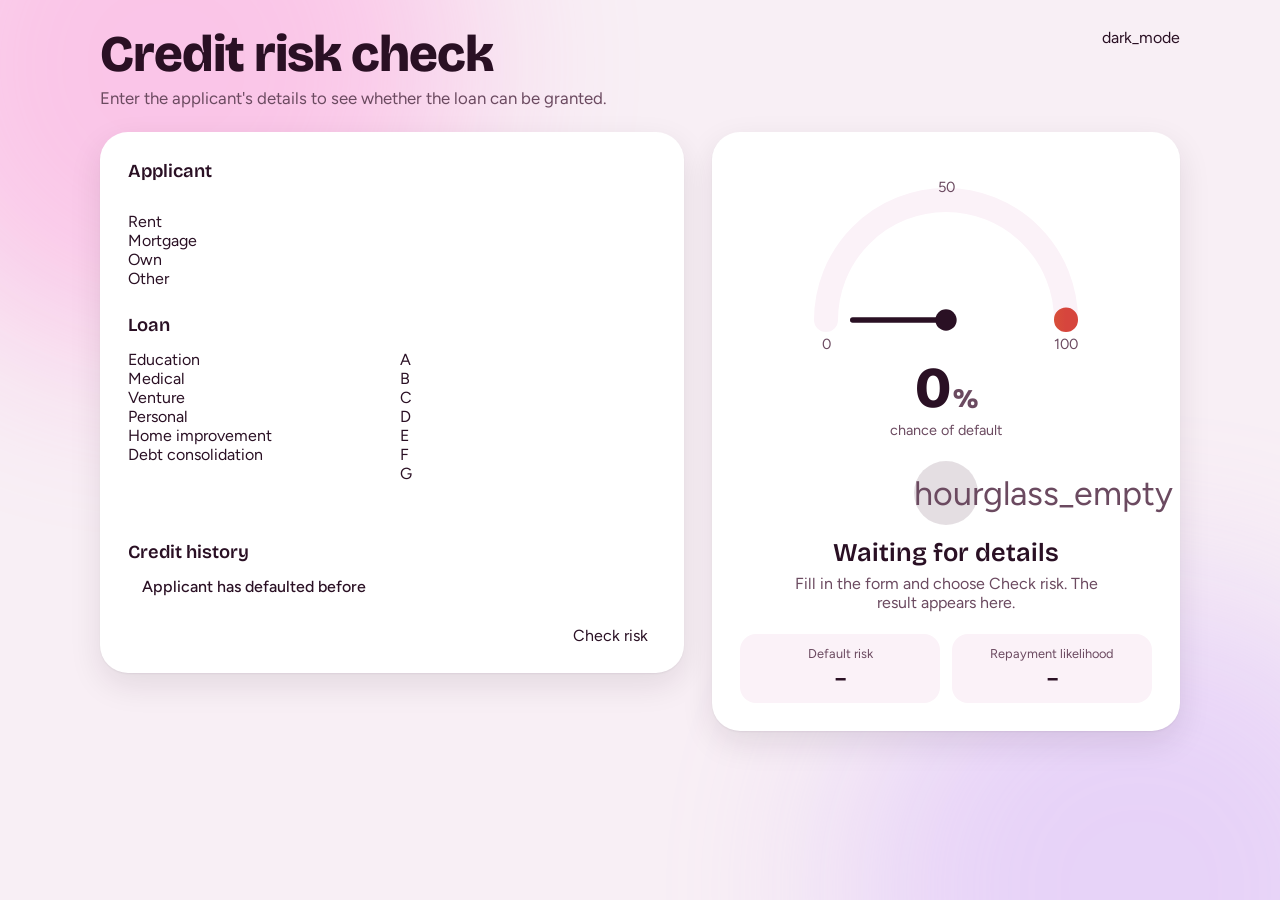
<file: frontend/index.html>
<!DOCTYPE html>
<html lang="en" data-theme="light">
<head>
  <meta charset="UTF-8">
  <meta name="viewport" content="width=device-width, initial-scale=1">
  <title>Credit risk check</title>
  <link rel="preconnect" href="https://fonts.googleapis.com">
  <link rel="preconnect" href="https://fonts.gstatic.com" crossorigin>
  <link href="https://fonts.googleapis.com/css2?family=Bricolage+Grotesque:opsz,wght@12..96,600;12..96,800&family=Figtree:wght@400;500;600&display=swap" rel="stylesheet">
  <link href="https://fonts.googleapis.com/css2?family=Material+Symbols+Outlined" rel="stylesheet">
  <link rel="stylesheet" href="styles.css">
  <script>
    // Apply saved/system theme before first paint (no flash)
    (function () {
      var t = 'light';
      try { t = localStorage.getItem('theme') || (matchMedia('(prefers-color-scheme: dark)').matches ? 'dark' : 'light'); } catch (e) {}
      document.documentElement.dataset.theme = t;
    })();
  </script>
  <script type="module">import 'https://esm.run/@material/web/all.js';</script>
  <script src="script.js" defer></script>
</head>
<body>
  <div class="bg" aria-hidden="true"><span></span><span></span></div>
  <canvas id="fx" aria-hidden="true"></canvas>

  <main class="shell">
    <header class="top reveal" style="--i:0">
      <div>
        <h1>Credit risk check</h1>
        <p>Enter the applicant's details to see whether the loan can be granted.</p>
      </div>
      <md-icon-button id="theme" aria-label="Toggle dark mode"><md-icon>dark_mode</md-icon></md-icon-button>
    </header>

    <div class="grid">
      <form id="form" class="card reveal" style="--i:1" novalidate onsubmit="return false">
        <section>
          <h2>Applicant</h2>
          <div class="fields">
            <md-outlined-text-field label="Age" type="number" name="person_age" min="18" max="100" step="1" suffix-text="years" required></md-outlined-text-field>
            <md-outlined-text-field label="Annual income" type="number" name="person_income" min="0" step="any" required></md-outlined-text-field>
            <md-outlined-select label="Home ownership" name="person_home_ownership" required>
              <md-select-option value="RENT"><div slot="headline">Rent</div></md-select-option>
              <md-select-option value="MORTGAGE"><div slot="headline">Mortgage</div></md-select-option>
              <md-select-option value="OWN"><div slot="headline">Own</div></md-select-option>
              <md-select-option value="OTHER"><div slot="headline">Other</div></md-select-option>
            </md-outlined-select>
            <md-outlined-text-field label="Employment length" type="number" name="person_emp_length" min="0" step="any" suffix-text="years" required></md-outlined-text-field>
          </div>
        </section>

        <section>
          <h2>Loan</h2>
          <div class="fields">
            <md-outlined-select label="Loan intent" name="loan_intent" required>
              <md-select-option value="EDUCATION"><div slot="headline">Education</div></md-select-option>
              <md-select-option value="MEDICAL"><div slot="headline">Medical</div></md-select-option>
              <md-select-option value="VENTURE"><div slot="headline">Venture</div></md-select-option>
              <md-select-option value="PERSONAL"><div slot="headline">Personal</div></md-select-option>
              <md-select-option value="HOMEIMPROVEMENT"><div slot="headline">Home improvement</div></md-select-option>
              <md-select-option value="DEBTCONSOLIDATION"><div slot="headline">Debt consolidation</div></md-select-option>
            </md-outlined-select>
            <md-outlined-select label="Loan grade" name="loan_grade" required>
              <md-select-option value="A"><div slot="headline">A</div></md-select-option>
              <md-select-option value="B"><div slot="headline">B</div></md-select-option>
              <md-select-option value="C"><div slot="headline">C</div></md-select-option>
              <md-select-option value="D"><div slot="headline">D</div></md-select-option>
              <md-select-option value="E"><div slot="headline">E</div></md-select-option>
              <md-select-option value="F"><div slot="headline">F</div></md-select-option>
              <md-select-option value="G"><div slot="headline">G</div></md-select-option>
            </md-outlined-select>
            <md-outlined-text-field label="Loan amount" type="number" name="loan_amnt" min="1" step="any" required></md-outlined-text-field>
            <md-outlined-text-field label="Interest rate" type="number" name="loan_int_rate" min="0" max="100" step="any" suffix-text="%" required></md-outlined-text-field>
            <md-outlined-text-field class="wide" label="Loan as share of income" type="number" name="loan_percent_income" min="0" max="1" step="0.01" supporting-text="Filled in automatically from amount ÷ income. You can override it." required></md-outlined-text-field>
          </div>
        </section>

        <section>
          <h2>Credit history</h2>
          <label class="switch-row">
            <md-switch id="prior_default"></md-switch>
            <span>Applicant has defaulted before</span>
          </label>
        </section>

        <div class="actions">
          <md-filled-button type="button" id="submit">Check risk</md-filled-button>
        </div>
      </form>

      <aside id="result" class="card result reveal" style="--i:2" data-state="idle" aria-live="polite">
        <div class="gauge">
          <svg viewBox="0 0 240 150" role="img" aria-label="Risk meter">
            <defs>
              <linearGradient id="grad" x1="0" x2="1" y1="0" y2="0">
                <stop offset="0" stop-color="var(--ok)"/>
                <stop offset="0.55" stop-color="var(--warn)"/>
                <stop offset="1" stop-color="var(--bad)"/>
              </linearGradient>
            </defs>
            <path class="track" d="M 30 120 A 90 90 0 0 1 210 120" pathLength="100"/>
            <path class="arc" id="arc" d="M 30 120 A 90 90 0 0 1 210 120" pathLength="100"/>
            <g id="needle"><line x1="120" y1="120" x2="120" y2="50"/><circle cx="120" cy="120" r="8"/></g>
            <text x="30" y="142" text-anchor="middle">0</text>
            <text x="120" y="24" text-anchor="middle">50</text>
            <text x="210" y="142" text-anchor="middle">100</text>
          </svg>
          <div class="pct"><span id="pctNum">0</span><small>%</small></div>
          <div class="pct-label">chance of default</div>
        </div>

        <div class="verdict">
          <div class="badge"><md-icon id="verdictIcon">hourglass_empty</md-icon></div>
          <h2 id="vTitle">Waiting for details</h2>
          <p id="vDetail">Fill in the form and choose Check risk. The result appears here.</p>
        </div>

        <dl class="stats">
          <div><dt>Default risk</dt><dd id="riskVal">–</dd></div>
          <div><dt>Repayment likelihood</dt><dd id="safeVal">–</dd></div>
        </dl>
      </aside>
    </div>
  </main>
</body>
</html>
</file>
<file: frontend/styles.css>
:root {
  --font-display: 'Bricolage Grotesque', system-ui, sans-serif;
  --font-body: 'Figtree', system-ui, sans-serif;
  --bg: #f8eff5; --surface: #ffffff; --surface-2: #fbf2f8;
  --ink: #2a1024; --muted: #6b4a60; --outline: #a68a9c;
  --primary: #b3007a; --on-primary: #ffffff;
  --ok: #1f9d63; --warn: #e3a21a; --bad: #d6453d;
  --shadow: 0 1px 2px rgba(42,16,36,.06), 0 12px 32px rgba(42,16,36,.10);
  --blob-a: #ff7ad0; --blob-b: #c9a0ff;

  /* Material Web theme tokens */
  --md-ref-typeface-plain: var(--font-body);
  --md-ref-typeface-brand: var(--font-display);
  --md-sys-color-primary: var(--primary);
  --md-sys-color-on-primary: var(--on-primary);
  --md-sys-color-surface: var(--surface);
  --md-sys-color-surface-container: var(--surface-2);
  --md-sys-color-surface-container-highest: var(--surface-2);
  --md-sys-color-on-surface: var(--ink);
  --md-sys-color-on-surface-variant: var(--muted);
  --md-sys-color-outline: var(--outline);
  --md-sys-color-outline-variant: color-mix(in srgb, var(--outline) 40%, transparent);
  --md-sys-color-secondary-container: color-mix(in srgb, var(--primary) 22%, var(--surface));
  --md-sys-color-on-secondary-container: var(--ink);
  --md-sys-color-error: var(--bad);
  --md-sys-color-on-error: #fff;
  --md-sys-color-surface-container-highest: var(--surface-2);
  --md-sys-color-secondary: var(--primary);
  --md-sys-color-surface-tint: transparent;
  color-scheme: light;
}
[data-theme="dark"] {
  --bg: #140a11; --surface: #20111c; --surface-2: #2c1a26;
  --ink: #f6e6f0; --muted: #c3a3b5; --outline: #7d5b6f;
  --primary: #ff6fd0; --on-primary: #3a0027;
  --ok: #3ddc97; --warn: #f0b84a; --bad: #ff6b62;
  --shadow: 0 1px 2px rgba(0,0,0,.4), 0 16px 40px rgba(0,0,0,.45);
  --blob-a: #8a0e63; --blob-b: #4b1a7a;
  color-scheme: dark;
}

* { box-sizing: border-box; }
html, body { margin: 0; }
body {
  font-family: var(--font-body); color: var(--ink); background: var(--bg);
  min-height: 100vh; transition: background .4s, color .4s; overflow-x: hidden;
}

/* Drifting background light */
.bg { position: fixed; inset: 0; z-index: -1; overflow: hidden; }
.bg span { position: absolute; width: 46vmax; height: 46vmax; border-radius: 50%; filter: blur(90px); opacity: .35; transition: background .6s; }
.bg span:nth-child(1) { background: var(--blob-a); top: -18vmax; left: -10vmax; animation: drift 22s ease-in-out infinite alternate; }
.bg span:nth-child(2) { background: var(--blob-b); bottom: -22vmax; right: -12vmax; animation: drift 28s ease-in-out infinite alternate-reverse; }
@keyframes drift { to { transform: translate(8vmax, 6vmax) scale(1.15); } }
#fx { position: fixed; inset: 0; pointer-events: none; z-index: 50; }

.shell { max-width: 1120px; margin: 0 auto; padding: 28px 20px 64px; }
.top { display: flex; justify-content: space-between; align-items: flex-start; gap: 16px; margin-bottom: 24px; }
h1 { font-family: var(--font-display); font-weight: 800; font-size: clamp(2rem, 5vw, 3.2rem); letter-spacing: -.02em; margin: 0 0 6px; line-height: 1.05; }
.top p { margin: 0; color: var(--muted); font-size: 1.05rem; max-width: 46ch; }
#theme { --md-icon-button-icon-color: var(--ink); --md-icon-button-icon-size: 26px; transition: transform .5s; }
#theme:active { transform: rotate(180deg); }

.grid { display: grid; grid-template-columns: 1.25fr 1fr; gap: 28px; align-items: start; }
.card { background: var(--surface); border-radius: 28px; padding: 28px; box-shadow: var(--shadow); transition: background .4s; }
h2 { font-family: var(--font-display); font-weight: 600; font-size: 1.15rem; margin: 0 0 14px; }
section + section { margin-top: 26px; }
.fields { display: grid; grid-template-columns: 1fr 1fr; gap: 16px; }
.fields > * { width: 100%; }
.fields .wide { grid-column: 1 / -1; }
.switch-row { display: flex; align-items: center; gap: 14px; cursor: pointer; font-weight: 500; }
.actions { display: flex; justify-content: flex-end; align-items: center; gap: 12px; margin-top: 30px; }
md-filled-button { --md-filled-button-container-height: 52px; --md-filled-button-label-text-size: 1rem; --md-filled-button-container-shape: 16px; padding-inline: 8px; }
md-filled-button:hover { animation: nudge .5s; }
@keyframes nudge { 40% { transform: translateY(-3px); } }

/* One orchestrated entrance on load */
.reveal { opacity: 0; transform: translateY(18px); animation: rise .8s cubic-bezier(.2,.8,.2,1) forwards; animation-delay: calc(var(--i) * 120ms); }
@keyframes rise { to { opacity: 1; transform: none; } }

/* Result panel */
.result { position: sticky; top: 24px; text-align: center; --tone: var(--muted); overflow: hidden; }
.result[data-state="approved"] { --tone: var(--ok); }
.result[data-state="declined"] { --tone: var(--bad); }
.result[data-state="error"] { --tone: var(--warn); }
.result::before { content: ""; position: absolute; inset: 0; background: radial-gradient(60% 40% at 50% 0%, color-mix(in srgb, var(--tone) 24%, transparent), transparent); opacity: 0; transition: opacity .8s; pointer-events: none; }
.result:not([data-state="idle"]):not([data-state="loading"])::before { opacity: 1; }

.gauge { position: relative; }
.gauge svg { width: 100%; max-width: 320px; overflow: visible; }
.track, .arc { fill: none; stroke-width: 18; stroke-linecap: round; }
.track { stroke: var(--surface-2); }
.arc { stroke: url(#grad); stroke-dasharray: 100; stroke-dashoffset: 100; transition: stroke-dashoffset 1.6s cubic-bezier(.22,1,.36,1); }
#needle { transform-origin: 120px 120px; transform: rotate(-90deg); transition: transform 1.6s cubic-bezier(.34,1.4,.5,1); }
#needle line { stroke: var(--ink); stroke-width: 4; stroke-linecap: round; }
#needle circle { fill: var(--ink); }
.gauge text { fill: var(--muted); font-size: 11px; font-family: var(--font-body); }
.result[data-state="loading"] #needle { animation: scan 1s ease-in-out infinite alternate; }
@keyframes scan { from { transform: rotate(-70deg); } to { transform: rotate(70deg); } }
.pct { font-family: var(--font-display); font-weight: 800; font-size: 3.6rem; line-height: 1; margin-top: -4px; color: var(--ink); }
.pct small { font-size: 1.6rem; margin-left: 2px; color: var(--muted); }
.pct-label { color: var(--muted); font-size: .9rem; margin-top: 4px; }

.verdict { margin-top: 22px; }
.badge { width: 64px; height: 64px; margin: 0 auto 12px; border-radius: 50%; display: grid; place-items: center; background: color-mix(in srgb, var(--tone) 18%, transparent); color: var(--tone); transition: all .5s; }
.badge md-icon { --md-icon-size: 34px; font-size: 34px; }
.result[data-state="approved"] .badge, .result[data-state="declined"] .badge { animation: pop .7s cubic-bezier(.34,1.56,.64,1); }
.result[data-state="loading"] .badge md-icon { animation: spin 1.1s linear infinite; }
@keyframes pop { from { transform: scale(.2) rotate(-40deg); opacity: 0; } }
@keyframes spin { to { transform: rotate(360deg); } }
.verdict h2 { font-size: 1.6rem; margin: 0 0 6px; color: var(--tone); }
.result[data-state="idle"] .verdict h2 { color: var(--ink); }
.verdict p { margin: 0 auto; color: var(--muted); max-width: 34ch; }

.stats { display: grid; grid-template-columns: 1fr 1fr; gap: 12px; margin: 22px 0 0; }
.stats div { background: var(--surface-2); border-radius: 16px; padding: 12px; }
.stats dt { font-size: .8rem; color: var(--muted); }
.stats dd { margin: 4px 0 0; font-family: var(--font-display); font-weight: 600; font-size: 1.35rem; }

@media (max-width: 900px) {
  .grid { grid-template-columns: 1fr; }
  .result { position: static; }
}
@media (max-width: 520px) {
  .fields { grid-template-columns: 1fr; }
  .card { padding: 20px; border-radius: 22px; }
}
@media (prefers-reduced-motion: reduce) {
  *, *::before, *::after { animation-duration: .01ms !important; animation-iteration-count: 1 !important; transition-duration: .01ms !important; }
}
</file>
